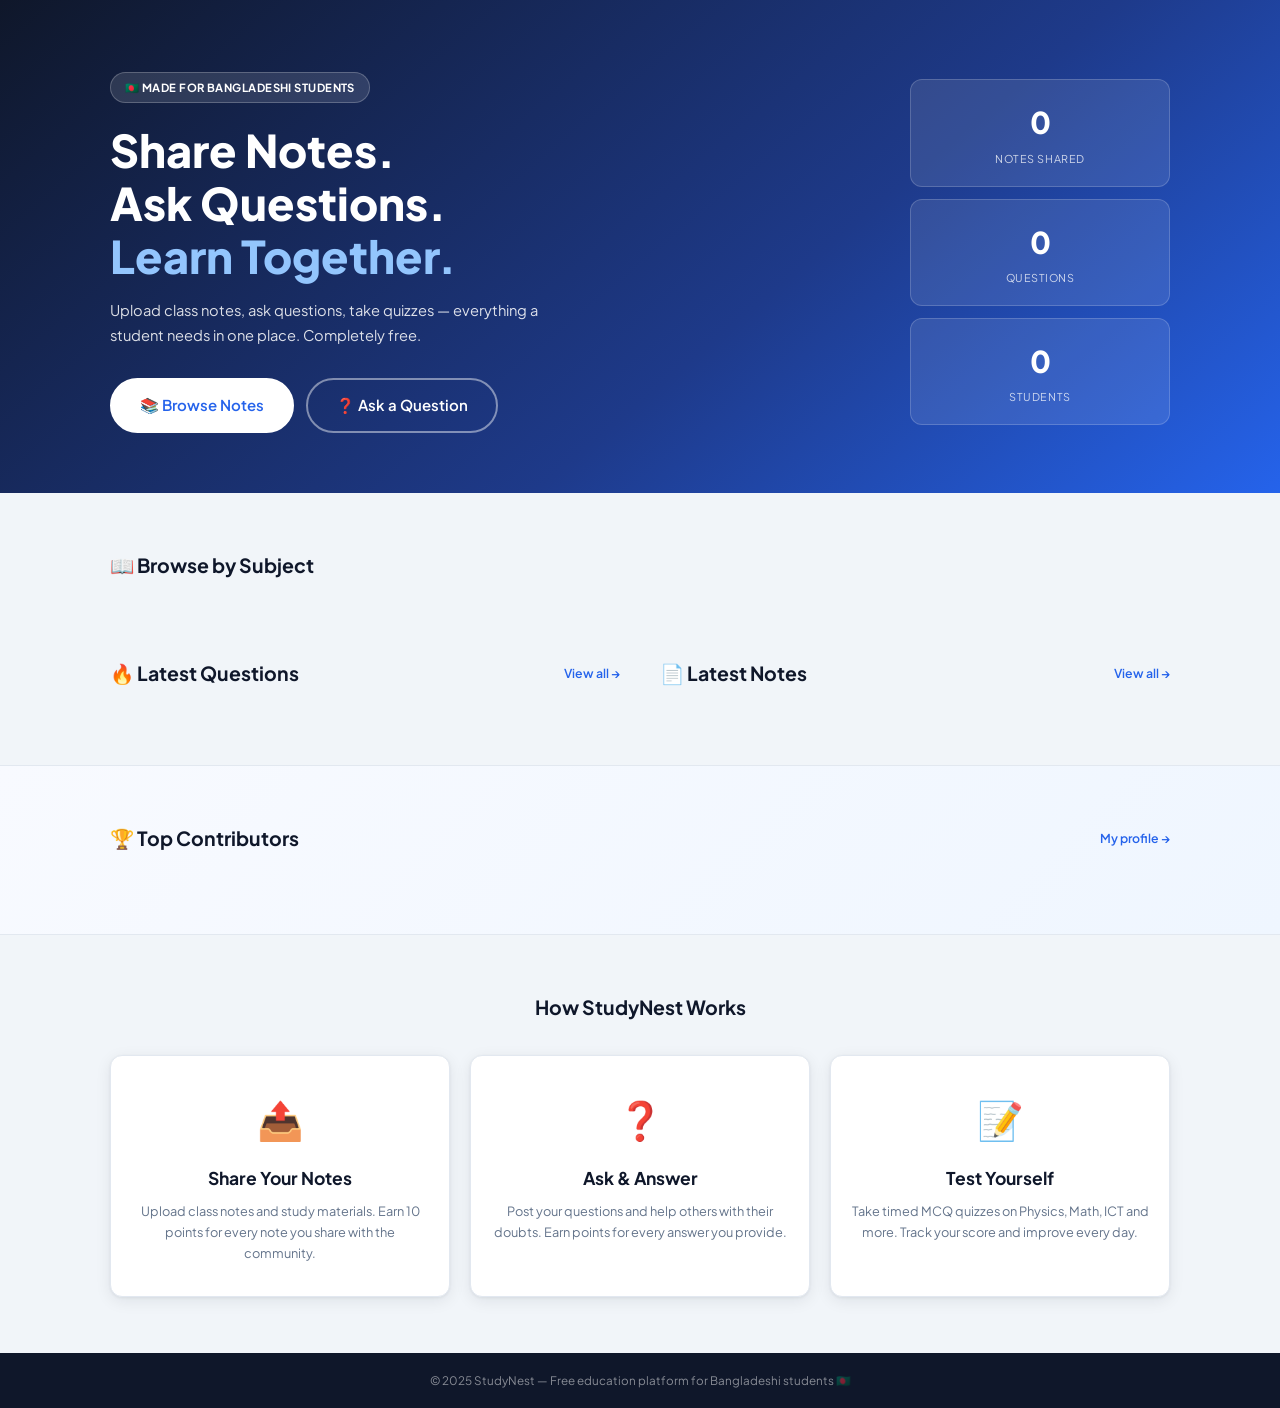
<file: index.html>
<!DOCTYPE html>
<html lang="en">
<head>
  <meta charset="UTF-8"/>
  <meta name="viewport" content="width=device-width, initial-scale=1.0"/>
  <title>StudyNest — Student Collaboration Platform</title>
  <link rel="stylesheet" href="css/style.css"/>
</head>
<body>
<div id="navbar"></div>

<section class="hero">
  <div class="container">
    <div class="hero-inner">
      <div>
        <div class="hero-eyebrow">🇧🇩 Made for Bangladeshi Students</div>
        <h1 class="hero-title">Share Notes.<br>Ask Questions.<br><span class="accent">Learn Together.</span></h1>
        <p class="hero-sub">Upload class notes, ask questions, take quizzes — everything a student needs in one place. Completely free.</p>
        <div class="hero-cta">
          <a href="notes.html" class="btn btn-primary btn-lg">📚 Browse Notes</a>
          <a href="questions.html" class="btn btn-outline btn-lg">❓ Ask a Question</a>
        </div>
      </div>
      <div class="hero-stats">
        <div class="stat-card"><span class="stat-num" id="sn">0</span><span class="stat-label">Notes Shared</span></div>
        <div class="stat-card"><span class="stat-num" id="sq">0</span><span class="stat-label">Questions</span></div>
        <div class="stat-card"><span class="stat-num" id="su">0</span><span class="stat-label">Students</span></div>
      </div>
    </div>
  </div>
</section>

<section class="section">
  <div class="container">
    <div class="section-header"><h2 class="section-title">📖 Browse by Subject</h2></div>
    <div class="subjects-grid" id="subj-grid"></div>
  </div>
</section>

<section class="section" style="padding-top:0">
  <div class="container">
    <div class="two-col">
      <div>
        <div class="section-header">
          <h2 class="section-title">🔥 Latest Questions</h2>
          <a href="questions.html" class="view-all">View all →</a>
        </div>
        <div id="latest-q"></div>
      </div>
      <div>
        <div class="section-header">
          <h2 class="section-title">📄 Latest Notes</h2>
          <a href="notes.html" class="view-all">View all →</a>
        </div>
        <div id="latest-n"></div>
      </div>
    </div>
  </div>
</section>

<section class="section leaderboard-section">
  <div class="container">
    <div class="section-header" style="margin-bottom:24px">
      <h2 class="section-title">🏆 Top Contributors</h2>
      <a href="profile.html" class="view-all">My profile →</a>
    </div>
    <div class="lb-grid" id="lb"></div>
  </div>
</section>

<section class="section">
  <div class="container">
    <h2 class="section-title text-center" style="margin-bottom:32px">How StudyNest Works</h2>
    <div class="three-col">
      <div class="card text-center" style="padding:32px 20px">
        <div style="font-size:2.5rem;margin-bottom:14px">📤</div>
        <h3 style="font-weight:700;margin-bottom:8px">Share Your Notes</h3>
        <p class="text-muted" style="font-size:.85rem">Upload class notes and study materials. Earn 10 points for every note you share with the community.</p>
      </div>
      <div class="card text-center" style="padding:32px 20px">
        <div style="font-size:2.5rem;margin-bottom:14px">❓</div>
        <h3 style="font-weight:700;margin-bottom:8px">Ask &amp; Answer</h3>
        <p class="text-muted" style="font-size:.85rem">Post your questions and help others with their doubts. Earn points for every answer you provide.</p>
      </div>
      <div class="card text-center" style="padding:32px 20px">
        <div style="font-size:2.5rem;margin-bottom:14px">📝</div>
        <h3 style="font-weight:700;margin-bottom:8px">Test Yourself</h3>
        <p class="text-muted" style="font-size:.85rem">Take timed MCQ quizzes on Physics, Math, ICT and more. Track your score and improve every day.</p>
      </div>
    </div>
  </div>
</section>

<footer class="footer">© 2025 StudyNest — Free education platform for Bangladeshi students 🇧🇩</footer>
<div id="toast-container"></div>

<script src="js/main.js"></script>
<script src="js/auth.js"></script>
<script>
initApp('home');
const notes = getNotes(), questions = getQuestions(), users = getUsers();
document.getElementById('sn').textContent = notes.length;
document.getElementById('sq').textContent = questions.length;
document.getElementById('su').textContent = users.length;

// Subjects
const colors = ['#EFF6FF','#F5F3FF','#ECFDF5','#FFF7ED','#FEF2F2','#F0FDF4','#FEFCE8','#F0F9FF','#FDF4FF','#F1F5F9'];
const sg = document.getElementById('subj-grid');
SUBJECTS.forEach((s,i) => {
  const c = notes.filter(n=>n.subject===s).length + questions.filter(q=>q.subject===s).length;
  sg.innerHTML += `<a href="notes.html?subj=${encodeURIComponent(s)}" class="subject-card" style="background:${colors[i]}">
    <span class="subject-icon">${SUBJ_ICONS[s]||'📚'}</span>
    <span class="subject-name">${s}</span>
    <span class="subject-count">${c} items</span>
  </a>`;
});

// Latest questions
const lqEl = document.getElementById('latest-q');
const latestQ = [...questions].sort((a,b)=>b.date-a.date).slice(0,5);
if (!latestQ.length) {
  lqEl.innerHTML = `<div class="empty-state"><div class="empty-icon">❓</div><p>No questions yet. <a href="questions.html">Be first!</a></p></div>`;
} else {
  latestQ.forEach(q => {
    lqEl.innerHTML += `<a href="questions.html?id=${q.id}" class="mini-card">
      <div class="mini-card-title">${escHtml(q.title)}</div>
      <div class="mini-card-meta">
        <span class="badge badge-blue">${escHtml(q.subject)}</span>
        <span class="meta-text">${q.answers.length} ans · ${formatDate(q.date)}</span>
      </div>
    </a>`;
  });
}

// Latest notes
const lnEl = document.getElementById('latest-n');
const latestN = [...notes].sort((a,b)=>b.date-a.date).slice(0,5);
if (!latestN.length) {
  lnEl.innerHTML = `<div class="empty-state"><div class="empty-icon">📄</div><p>No notes yet. <a href="notes.html">Upload one!</a></p></div>`;
} else {
  latestN.forEach(n => {
    lnEl.innerHTML += `<a href="notes.html?id=${n.id}" class="mini-card">
      <div class="mini-card-title">${escHtml(n.title)}</div>
      <div class="mini-card-meta">
        <span class="badge badge-green">${escHtml(n.subject)}</span>
        <span class="meta-text">by ${escHtml(n.uploaderName)} · ${formatDate(n.date)}</span>
      </div>
    </a>`;
  });
}

// Leaderboard
const lbEl = document.getElementById('lb');
const medals = ['🥇','🥈','🥉','4️⃣','5️⃣'];
[...users].sort((a,b)=>(b.points||0)-(a.points||0)).slice(0,5).forEach((u,i) => {
  lbEl.innerHTML += `<div class="lb-row">
    <span class="lb-rank">${medals[i]}</span>
    <div class="avatar avatar-sm" style="background:${avatarColor(u.id)}">${initial(u.name)}</div>
    <div class="lb-info">
      <span class="lb-name">${escHtml(u.name)}</span>
      <span class="lb-inst">${escHtml(u.institution||'Student')}</span>
    </div>
    <span class="lb-pts">${u.points||0} pts</span>
  </div>`;
});
if (!users.length) lbEl.innerHTML = `<p class="text-muted">No contributors yet.</p>`;
</script>
</body>
</html>
</file>
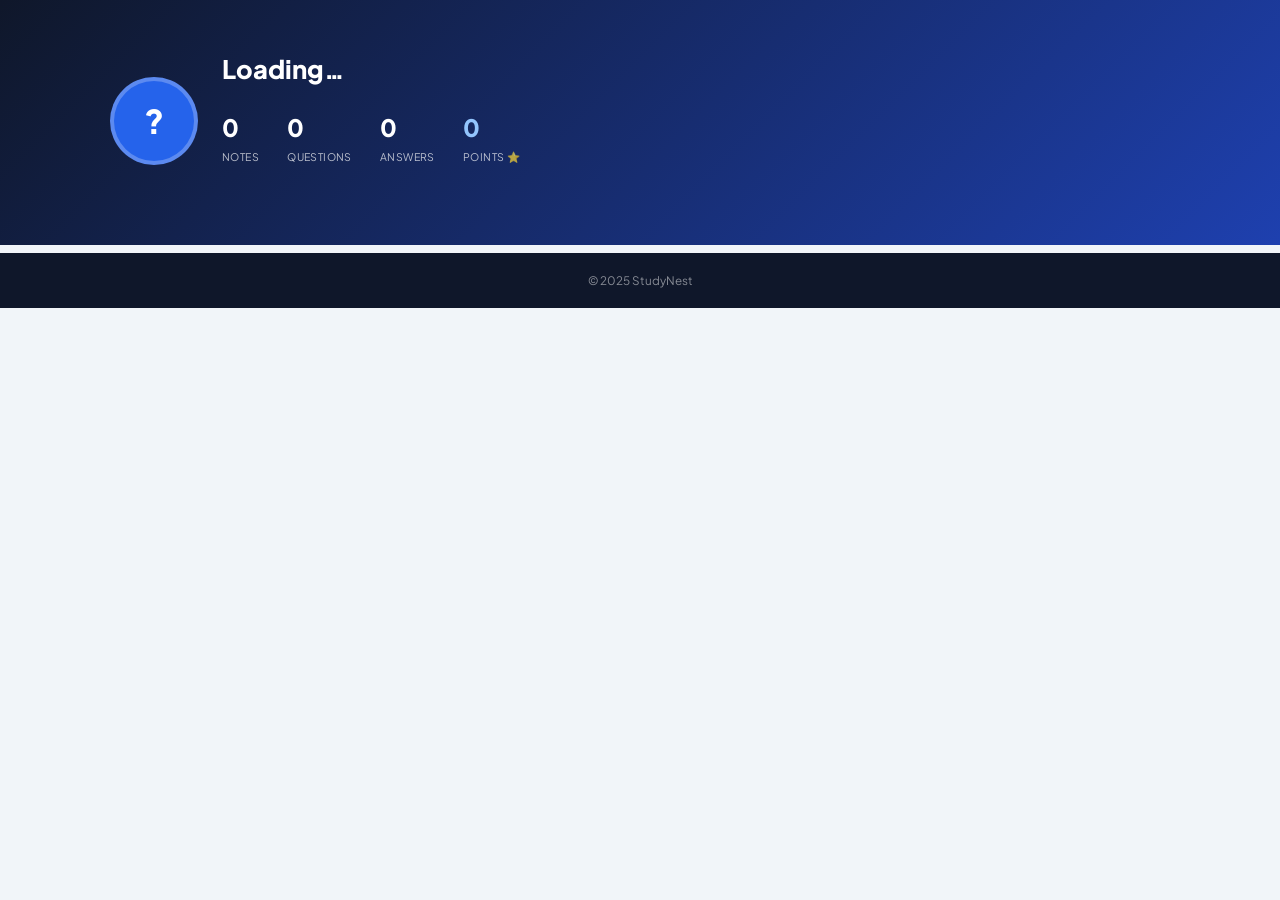
<file: profile.html>
<!DOCTYPE html>
<html lang="en">
<head>
  <meta charset="UTF-8"/>
  <meta name="viewport" content="width=device-width, initial-scale=1.0"/>
  <title>Profile — StudyNest</title>
  <link rel="stylesheet" href="css/style.css"/>
</head>
<body>
<div id="navbar"></div>

<!-- PROFILE HERO -->
<div class="profile-hero-section">
  <div class="container">
    <div class="profile-info">
      <div class="avatar avatar-xl" id="p-avatar" style="background:#2563EB;border:4px solid rgba(255,255,255,.25)">?</div>
      <div>
        <div class="profile-name-big" id="p-name">Loading…</div>
        <div class="profile-inst" id="p-inst"></div>
        <div class="profile-stats-strip">
          <div>
            <div class="p-stat-num" id="ps-notes">0</div>
            <div class="p-stat-label">Notes</div>
          </div>
          <div>
            <div class="p-stat-num" id="ps-questions">0</div>
            <div class="p-stat-label">Questions</div>
          </div>
          <div>
            <div class="p-stat-num" id="ps-answers">0</div>
            <div class="p-stat-label">Answers</div>
          </div>
          <div>
            <div class="p-stat-num" id="ps-points" style="color:#93C5FD">0</div>
            <div class="p-stat-label">Points ⭐</div>
          </div>
        </div>
      </div>
    </div>
  </div>
</div>

<!-- PROFILE BODY -->
<div class="container profile-body-wrap" style="padding-bottom:60px">
  <div id="not-logged-in" style="display:none">
    <div class="profile-main-card text-center" style="padding:48px 20px">
      <div style="font-size:3rem;margin-bottom:16px">🔒</div>
      <h2 style="font-weight:800;margin-bottom:8px">Please Login First</h2>
      <p class="text-muted" style="margin-bottom:24px">You need an account to view your profile.</p>
      <a href="login.html" class="btn btn-primary btn-lg">Login / Create Account</a>
    </div>
  </div>

  <div id="profile-content" style="display:none">
    <div class="profile-main-card">

      <!-- TABS -->
      <div class="profile-tabs">
        <button class="p-tab active" onclick="switchTab('overview')">📊 Overview</button>
        <button class="p-tab" onclick="switchTab('notes')">📚 My Notes</button>
        <button class="p-tab" onclick="switchTab('questions')">❓ My Questions</button>
        <button class="p-tab" onclick="switchTab('quizzes')">📝 Quiz History</button>
        <button class="p-tab" onclick="switchTab('edit')">✏️ Edit Profile</button>
      </div>

      <!-- OVERVIEW TAB -->
      <div id="tab-overview">
        <div class="three-col" style="margin-bottom:24px">
          <div style="background:var(--primary-lt);border:1px solid var(--primary-mid);border-radius:var(--radius);padding:20px;text-align:center">
            <div style="font-size:2rem;font-weight:800;color:var(--primary)" id="ov-notes">0</div>
            <div style="font-size:.78rem;color:var(--text-3);margin-top:4px">Notes Uploaded</div>
          </div>
          <div style="background:var(--green-lt);border:1px solid #A7F3D0;border-radius:var(--radius);padding:20px;text-align:center">
            <div style="font-size:2rem;font-weight:800;color:var(--green)" id="ov-ans">0</div>
            <div style="font-size:.78rem;color:var(--text-3);margin-top:4px">Answers Given</div>
          </div>
          <div style="background:var(--amber-lt);border:1px solid #FDE68A;border-radius:var(--radius);padding:20px;text-align:center">
            <div style="font-size:2rem;font-weight:800;color:var(--amber)" id="ov-pts">0</div>
            <div style="font-size:.78rem;color:var(--text-3);margin-top:4px">Total Points ⭐</div>
          </div>
        </div>

        <!-- Points breakdown -->
        <div class="card" style="margin-bottom:20px">
          <h3 style="font-weight:700;font-size:.95rem;margin-bottom:14px">⭐ How to Earn Points</h3>
          <div style="display:flex;flex-direction:column;gap:10px">
            <div style="display:flex;align-items:center;justify-content:space-between;padding:10px 14px;background:var(--bg);border-radius:var(--radius-sm)">
              <span style="font-size:.85rem">📤 Upload a Note</span>
              <span class="badge badge-green">+10 pts</span>
            </div>
            <div style="display:flex;align-items:center;justify-content:space-between;padding:10px 14px;background:var(--bg);border-radius:var(--radius-sm)">
              <span style="font-size:.85rem">❓ Ask a Question</span>
              <span class="badge badge-blue">+5 pts</span>
            </div>
            <div style="display:flex;align-items:center;justify-content:space-between;padding:10px 14px;background:var(--bg);border-radius:var(--radius-sm)">
              <span style="font-size:.85rem">💬 Answer a Question</span>
              <span class="badge badge-blue">+3 pts</span>
            </div>
            <div style="display:flex;align-items:center;justify-content:space-between;padding:10px 14px;background:var(--bg);border-radius:var(--radius-sm)">
              <span style="font-size:.85rem">📝 Create a Quiz</span>
              <span class="badge badge-green">+10 pts</span>
            </div>
            <div style="display:flex;align-items:center;justify-content:space-between;padding:10px 14px;background:var(--bg);border-radius:var(--radius-sm)">
              <span style="font-size:.85rem">👍 Get upvote on answer</span>
              <span class="badge badge-amber">+1 pt</span>
            </div>
            <div style="display:flex;align-items:center;justify-content:space-between;padding:10px 14px;background:var(--bg);border-radius:var(--radius-sm)">
              <span style="font-size:.85rem">❤️ Note gets liked</span>
              <span class="badge badge-amber">+1 pt</span>
            </div>
          </div>
        </div>

        <!-- Leaderboard rank -->
        <div class="card">
          <h3 style="font-weight:700;font-size:.95rem;margin-bottom:14px">🏆 Leaderboard</h3>
          <div id="ov-leaderboard"></div>
        </div>
      </div>

      <!-- MY NOTES TAB -->
      <div id="tab-notes" style="display:none">
        <div id="my-notes-list"></div>
      </div>

      <!-- MY QUESTIONS TAB -->
      <div id="tab-questions" style="display:none">
        <div id="my-questions-list"></div>
      </div>

      <!-- QUIZ HISTORY TAB -->
      <div id="tab-quizzes" style="display:none">
        <div id="my-quiz-history"></div>
      </div>

      <!-- EDIT PROFILE TAB -->
      <div id="tab-edit" style="display:none">
        <div style="max-width:480px">
          <div class="form-group">
            <label class="form-label">Full Name</label>
            <input class="form-control" id="e-name" placeholder="Your full name"/>
          </div>
          <div class="form-group">
            <label class="form-label">Institution</label>
            <input class="form-control" id="e-inst" placeholder="e.g. Dhaka College, BUET"/>
          </div>
          <div class="form-group">
            <label class="form-label">Class / Year</label>
            <select class="form-control" id="e-class">
              <option value="">Select class</option>
              <option>Class 6</option><option>Class 7</option><option>Class 8</option>
              <option>Class 9</option><option>Class 10</option><option>Class 11</option>
              <option>Class 12</option><option>University 1st Year</option>
              <option>University 2nd Year</option><option>University 3rd Year</option>
              <option>University 4th Year</option>
            </select>
          </div>
          <div class="divider"></div>
          <div class="form-group">
            <label class="form-label">Change Password</label>
            <input class="form-control" type="password" id="e-oldpass" placeholder="Current password" style="margin-bottom:8px"/>
            <input class="form-control" type="password" id="e-newpass" placeholder="New password (min 6 chars)"/>
          </div>
          <div class="form-error" id="e-err"></div>
          <div style="display:flex;gap:10px;margin-top:8px;flex-wrap:wrap">
            <button class="btn btn-primary" onclick="saveProfile()">💾 Save Changes</button>
            <button class="btn btn-red" onclick="confirmDeleteAccount()">🗑 Delete Account</button>
          </div>
        </div>
      </div>

    </div><!-- end profile-main-card -->
  </div><!-- end profile-content -->
</div>

<footer class="footer">© 2025 StudyNest</footer>
<div id="toast-container"></div>

<script src="js/main.js"></script>
<script src="js/auth.js"></script>
<script>
initApp('profile');

let currentU = null;

function loadProfile() {
  currentU = getCurrentUser();

  if (!currentU) {
    document.getElementById('not-logged-in').style.display = 'block';
    document.getElementById('profile-content').style.display = 'none';
    return;
  }

  document.getElementById('not-logged-in').style.display = 'none';
  document.getElementById('profile-content').style.display = 'block';

  // Avatar & hero
  document.getElementById('p-avatar').textContent = initial(currentU.name);
  document.getElementById('p-avatar').style.background = avatarColor(currentU.id);
  document.getElementById('p-name').textContent = currentU.name;
  document.getElementById('p-inst').textContent =
    [currentU.class, currentU.institution].filter(Boolean).join(' · ') || 'Student';

  // Compute stats
  const allNotes     = getNotes().filter(n => n.uploaderId === currentU.id);
  const allQuestions = getQuestions().filter(q => q.askerId === currentU.id);
  const allAnswers   = getQuestions().flatMap(q => q.answers).filter(a => a.userId === currentU.id);
  const pts          = currentU.points || 0;

  document.getElementById('ps-notes').textContent     = allNotes.length;
  document.getElementById('ps-questions').textContent = allQuestions.length;
  document.getElementById('ps-answers').textContent   = allAnswers.length;
  document.getElementById('ps-points').textContent    = pts;
  document.getElementById('ov-notes').textContent     = allNotes.length;
  document.getElementById('ov-ans').textContent       = allAnswers.length;
  document.getElementById('ov-pts').textContent       = pts;

  // Edit form prefill
  document.getElementById('e-name').value  = currentU.name || '';
  document.getElementById('e-inst').value  = currentU.institution || '';
  document.getElementById('e-class').value = currentU.class || '';

  renderLeaderboard();
  renderMyNotes(allNotes);
  renderMyQuestions(allQuestions);
  renderQuizHistory();
}

function renderLeaderboard() {
  const users  = getUsers().sort((a,b) => (b.points||0)-(a.points||0));
  const medals = ['🥇','🥈','🥉','4️⃣','5️⃣','6️⃣','7️⃣','8️⃣','9️⃣','🔟'];
  const myRank = users.findIndex(u => u.id === currentU.id) + 1;
  const el     = document.getElementById('ov-leaderboard');

  let html = myRank > 0
    ? `<div style="margin-bottom:14px;padding:10px 14px;background:var(--primary-lt);border:1px solid var(--primary-mid);border-radius:var(--radius-sm);font-size:.85rem;font-weight:700;color:var(--primary)">
        Your rank: <strong>#${myRank}</strong> out of ${users.length} students
       </div>` : '';

  users.slice(0,10).forEach((u,i) => {
    const isMe = u.id === currentU.id;
    html += `<div class="lb-row" style="${isMe?'border:2px solid var(--primary);background:var(--primary-lt)':''}">
      <span class="lb-rank">${medals[i]||i+1}</span>
      <div class="avatar avatar-sm" style="background:${avatarColor(u.id)}">${initial(u.name)}</div>
      <div class="lb-info">
        <span class="lb-name">${escHtml(u.name)} ${isMe?'<span style="font-size:.65rem;color:var(--primary)">(You)</span>':''}</span>
        <span class="lb-inst">${escHtml(u.institution||'Student')}</span>
      </div>
      <span class="lb-pts">${u.points||0} pts</span>
    </div>`;
  });
  el.innerHTML = html || '<p class="text-muted">No users yet.</p>';
}

function renderMyNotes(notes) {
  const el = document.getElementById('my-notes-list');
  if (!notes.length) {
    el.innerHTML = `<div class="empty-state"><div class="empty-icon">📭</div><h3>No notes yet</h3><p><a href="notes.html">Upload your first note!</a></p></div>`;
    return;
  }
  el.innerHTML = notes.map(n => `
    <div class="note-card" style="margin-bottom:12px">
      <div class="note-card-top">
        <div class="note-type-icon note-type-text" style="font-size:1.1rem">${n.type==='link'?'🔗':'📝'}</div>
        <div style="flex:1;min-width:0">
          <div class="note-card-title">${escHtml(n.title)}</div>
          <span class="badge badge-blue" style="margin-top:4px">${escHtml(n.subject)}</span>
        </div>
      </div>
      <p class="note-card-desc">${escHtml(n.description)}</p>
      <div class="note-card-meta">
        <span>📅 ${formatDate(n.date)}</span>
        <span>👁 ${n.views||0} views</span>
        <span>❤️ ${(n.likes||[]).length} likes</span>
      </div>
      <div style="display:flex;gap:8px;margin-top:10px">
        <a href="notes.html?id=${n.id}" class="btn btn-outline btn-sm">👁 View</a>
        <button class="btn btn-red btn-sm" onclick="deleteNote('${n.id}')">🗑 Delete</button>
      </div>
    </div>`).join('');
}

function renderMyQuestions(questions) {
  const el = document.getElementById('my-questions-list');
  if (!questions.length) {
    el.innerHTML = `<div class="empty-state"><div class="empty-icon">🤔</div><h3>No questions yet</h3><p><a href="questions.html">Ask your first question!</a></p></div>`;
    return;
  }
  el.innerHTML = questions.map(q => `
    <div class="mini-card" style="display:block;padding:16px;margin-bottom:10px;border-radius:var(--radius)">
      <div class="mini-card-title" style="margin-bottom:8px">${escHtml(q.title)}</div>
      <div style="display:flex;align-items:center;gap:8px;flex-wrap:wrap;margin-bottom:10px">
        <span class="badge badge-blue">${escHtml(q.subject)}</span>
        <span class="badge ${q.answers.length?'badge-green':'badge-gray'}">${q.answers.length} answer${q.answers.length!==1?'s':''}</span>
        <span style="font-size:.75rem;color:var(--text-3)">${formatDate(q.date)}</span>
      </div>
      <div style="display:flex;gap:8px">
        <a href="questions.html?id=${q.id}" class="btn btn-outline btn-sm">👁 View</a>
        <button class="btn btn-red btn-sm" onclick="deleteQuestion('${q.id}')">🗑 Delete</button>
      </div>
    </div>`).join('');
}

function renderQuizHistory() {
  const el      = document.getElementById('my-quiz-history');
  const results = getQuizResults().filter(r => r.userId === currentU.id);
  const quizzes = getQuizzes();

  if (!results.length) {
    el.innerHTML = `<div class="empty-state"><div class="empty-icon">📝</div><h3>No quiz attempts yet</h3><p><a href="quiz.html">Take a quiz!</a></p></div>`;
    return;
  }

  // Group by quiz
  const grouped = {};
  results.forEach(r => {
    if (!grouped[r.quizId]) grouped[r.quizId] = [];
    grouped[r.quizId].push(r);
  });

  let html = '';
  Object.entries(grouped).forEach(([qzId, attempts]) => {
    const qz   = quizzes.find(q => q.id === qzId);
    const name = qz ? qz.title : 'Deleted Quiz';
    const best = Math.max(...attempts.map(a => a.score));
    const tot  = attempts[0].total;
    const pct  = Math.round((best/tot)*100);
    const sorted = [...attempts].sort((a,b) => b.date - a.date);

    html += `
    <div class="card" style="margin-bottom:14px">
      <div style="display:flex;align-items:flex-start;justify-content:space-between;gap:10px;margin-bottom:12px;flex-wrap:wrap">
        <div>
          <div style="font-weight:700;font-size:.95rem">${escHtml(name)}</div>
          <div style="font-size:.75rem;color:var(--text-3);margin-top:3px">${attempts.length} attempt${attempts.length!==1?'s':''}</div>
        </div>
        <div style="text-align:right">
          <span class="badge ${pct>=80?'badge-green':pct>=50?'badge-amber':'badge-red'}">Best: ${best}/${tot} (${pct}%)</span>
        </div>
      </div>
      <div style="display:flex;flex-direction:column;gap:6px">
        ${sorted.slice(0,5).map((r,i) => {
          const p = Math.round((r.score/r.total)*100);
          const barW = p + '%';
          return `<div style="display:flex;align-items:center;gap:10px;font-size:.8rem">
            <span style="width:70px;color:var(--text-3)">${formatDate(r.date)}</span>
            <div style="flex:1;height:8px;background:var(--border);border-radius:4px;overflow:hidden">
              <div style="width:${barW};height:100%;background:${p>=80?'var(--green)':p>=50?'var(--amber)':'var(--red)'};border-radius:4px"></div>
            </div>
            <span style="width:60px;text-align:right;font-weight:700">${r.score}/${r.total}</span>
          </div>`;
        }).join('')}
      </div>
      ${qz ? `<div style="margin-top:12px"><a href="quiz.html" class="btn btn-outline btn-sm">🔄 Retry Quiz</a></div>` : ''}
    </div>`;
  });
  el.innerHTML = html;
}

// ---------- TAB SWITCH ----------
function switchTab(name) {
  const tabs = ['overview','notes','questions','quizzes','edit'];
  tabs.forEach(t => {
    document.getElementById('tab-'+t).style.display = t===name ? 'block' : 'none';
    document.querySelectorAll('.p-tab').forEach((btn, i) => {
      btn.classList.toggle('active', tabs[i] === name);
    });
  });
}

// ---------- ACTIONS ----------
function deleteNote(id) {
  if (!confirm('Delete this note? This cannot be undone.')) return;
  saveNotes(getNotes().filter(n => n.id !== id));
  toast('Note deleted.', 'info');
  loadProfile();
}

function deleteQuestion(id) {
  if (!confirm('Delete this question? All answers will be lost.')) return;
  saveQuestions(getQuestions().filter(q => q.id !== id));
  toast('Question deleted.', 'info');
  loadProfile();
}

function saveProfile() {
  const name    = document.getElementById('e-name').value.trim();
  const inst    = document.getElementById('e-inst').value.trim();
  const cls     = document.getElementById('e-class').value;
  const oldpass = document.getElementById('e-oldpass').value;
  const newpass = document.getElementById('e-newpass').value;
  const errEl   = document.getElementById('e-err');
  errEl.classList.remove('show');

  if (!name) { errEl.textContent='Name cannot be empty.'; errEl.classList.add('show'); return; }

  const updates = { name, institution: inst, class: cls };

  // Password change
  if (oldpass || newpass) {
    if (!oldpass) { errEl.textContent='Please enter your current password.'; errEl.classList.add('show'); return; }
    if (oldpass !== currentU.password) { errEl.textContent='Current password is incorrect.'; errEl.classList.add('show'); return; }
    if (newpass.length < 6) { errEl.textContent='New password must be at least 6 characters.'; errEl.classList.add('show'); return; }
    updates.password = newpass;
  }

  updateUser(updates);

  // Also update name in notes and questions
  if (name !== currentU.name) {
    const notes = getNotes().map(n => n.uploaderId === currentU.id ? {...n, uploaderName: name} : n);
    saveNotes(notes);
    const qs = getQuestions().map(q => q.askerId === currentU.id ? {...q, askerName: name} : q);
    saveQuestions(qs);
  }

  toast('Profile updated successfully! ✅', 'success');
  document.getElementById('e-oldpass').value = '';
  document.getElementById('e-newpass').value = '';
  loadProfile();
}

function confirmDeleteAccount() {
  const confirmed = confirm('⚠️ Are you sure you want to delete your account?\n\nThis will permanently delete your profile. Your notes and questions will remain on the platform.');
  if (!confirmed) return;
  const pass = prompt('Enter your password to confirm:');
  if (!pass) return;
  if (pass !== currentU.password) { toast('Incorrect password. Account not deleted.', 'error'); return; }
  const users = getUsers().filter(u => u.id !== currentU.id);
  saveUsers(users);
  localStorage.removeItem('sn_current');
  toast('Account deleted. Redirecting…', 'info');
  setTimeout(() => location.href = 'index.html', 1200);
}

loadProfile();
</script>
</body>
</html>
</file>
<file: css/style.css>
/* =============================================
   StudyNest — Complete Design System
   ============================================= */
@import url('https://fonts.googleapis.com/css2?family=Plus+Jakarta+Sans:ital,wght@0,300;0,400;0,500;0,600;0,700;0,800;1,400&display=swap');

/* ---- Tokens ---- */
:root {
  --primary: #2563EB;
  --primary-dk: #1E40AF;
  --primary-lt: #EFF6FF;
  --primary-mid: #BFDBFE;
  --green: #10B981;
  --green-lt: #D1FAE5;
  --amber: #F59E0B;
  --amber-lt: #FEF3C7;
  --red: #EF4444;
  --red-lt: #FEE2E2;
  --purple: #8B5CF6;
  --purple-lt: #EDE9FE;
  --bg: #F1F5F9;
  --card: #FFFFFF;
  --border: #E2E8F0;
  --border-dk: #CBD5E1;
  --text: #0F172A;
  --text-2: #334155;
  --text-3: #64748B;
  --text-4: #94A3B8;
  --nav-h: 64px;
  --radius: 12px;
  --radius-sm: 8px;
  --radius-lg: 16px;
  --shadow: 0 1px 3px rgba(15,23,42,.06), 0 4px 16px rgba(15,23,42,.08);
  --shadow-lg: 0 8px 32px rgba(15,23,42,.14);
  --transition: 0.18s ease;
}

/* ---- Reset ---- */
*, *::before, *::after { box-sizing: border-box; margin: 0; padding: 0; }
html { scroll-behavior: smooth; font-size: 15px; }
body { font-family: 'Plus Jakarta Sans', system-ui, sans-serif; background: var(--bg); color: var(--text); line-height: 1.65; min-height: 100vh; }
a { color: inherit; text-decoration: none; }
img { max-width: 100%; }
button { cursor: pointer; font-family: inherit; }
input, textarea, select { font-family: inherit; }
ul { list-style: none; }

/* ---- Layout ---- */
.container { max-width: 1100px; margin: 0 auto; padding: 0 20px; }
.section { padding: 56px 0; }
.two-col { display: grid; grid-template-columns: 1fr 1fr; gap: 40px; }
.three-col { display: grid; grid-template-columns: 1fr 1fr 1fr; gap: 20px; }
.section-header { display: flex; align-items: center; justify-content: space-between; margin-bottom: 20px; }
.section-title { font-size: 1.3rem; font-weight: 700; }
.view-all { font-size: .82rem; color: var(--primary); font-weight: 600; }
.view-all:hover { text-decoration: underline; }

/* ---- Navbar ---- */
.navbar { height: var(--nav-h); background: var(--card); border-bottom: 1px solid var(--border); position: sticky; top: 0; z-index: 100; box-shadow: 0 1px 8px rgba(15,23,42,.06); }
.nav-inner { height: 100%; display: flex; align-items: center; gap: 8px; max-width: 1100px; margin: 0 auto; padding: 0 20px; }
.nav-logo { font-size: 1.2rem; font-weight: 800; color: var(--primary); margin-right: 20px; display: flex; align-items: center; gap: 6px; white-space: nowrap; }
.nav-links { display: flex; align-items: center; gap: 2px; flex: 1; }
.nav-link { padding: 6px 11px; border-radius: var(--radius-sm); font-size: .83rem; font-weight: 500; color: var(--text-3); transition: all var(--transition); white-space: nowrap; }
.nav-link:hover { color: var(--primary); background: var(--primary-lt); }
.nav-link.active { color: var(--primary); background: var(--primary-lt); font-weight: 700; }
.nav-right { display: flex; align-items: center; gap: 10px; margin-left: auto; }
.nav-search { display: flex; align-items: center; gap: 6px; background: var(--bg); border: 1.5px solid var(--border); border-radius: 100px; padding: 6px 14px; transition: all var(--transition); }
.nav-search:focus-within { border-color: var(--primary); background: #fff; }
.nav-search input { background: none; border: none; outline: none; width: 130px; font-size: .82rem; color: var(--text); }
.nav-search-icon { color: var(--text-3); font-size: .9rem; }
.nav-avatar { width: 36px; height: 36px; border-radius: 50%; display: flex; align-items: center; justify-content: center; font-weight: 800; font-size: .85rem; color: #fff; cursor: pointer; transition: opacity var(--transition); flex-shrink: 0; border: 2px solid rgba(255,255,255,.4); }
.nav-avatar:hover { opacity: .85; }
.hamburger { display: none; background: none; border: none; font-size: 1.4rem; padding: 4px; color: var(--text); }
@media (max-width: 820px) {
  .nav-links { display: none; position: fixed; top: var(--nav-h); left: 0; right: 0; bottom: 0; background: var(--card); flex-direction: column; align-items: stretch; gap: 4px; padding: 16px; z-index: 99; overflow-y: auto; border-top: 1px solid var(--border); }
  .nav-links.open { display: flex; }
  .nav-link { padding: 13px 16px; font-size: .95rem; border-radius: var(--radius-sm); }
  .hamburger { display: block; }
  .nav-search { display: none; }
}

/* ---- Buttons ---- */
.btn { display: inline-flex; align-items: center; justify-content: center; gap: 6px; padding: 10px 20px; border-radius: 100px; font-size: .88rem; font-weight: 600; border: 2px solid transparent; cursor: pointer; transition: all var(--transition); text-decoration: none; white-space: nowrap; }
.btn-primary { background: var(--primary); color: #fff; border-color: var(--primary); }
.btn-primary:hover { background: var(--primary-dk); border-color: var(--primary-dk); }
.btn-outline { background: transparent; color: var(--primary); border-color: var(--primary); }
.btn-outline:hover { background: var(--primary-lt); }
.btn-ghost { background: transparent; color: var(--text-3); border-color: var(--border); }
.btn-ghost:hover { background: var(--bg); color: var(--text); }
.btn-green { background: var(--green); color: #fff; border-color: var(--green); }
.btn-green:hover { background: #059669; border-color: #059669; }
.btn-red { background: var(--red); color: #fff; border-color: var(--red); }
.btn-red:hover { background: #DC2626; }
.btn-sm { padding: 6px 14px; font-size: .78rem; }
.btn-lg { padding: 13px 28px; font-size: 1rem; }
.btn:disabled { opacity: .5; cursor: not-allowed; pointer-events: none; }
.btn-full { width: 100%; }
.icon-btn { width: 36px; height: 36px; padding: 0; border-radius: var(--radius-sm); }

/* ---- Cards ---- */
.card { background: var(--card); border: 1px solid var(--border); border-radius: var(--radius); padding: 20px; box-shadow: var(--shadow); }
.card-hover { transition: box-shadow var(--transition), transform var(--transition); }
.card-hover:hover { box-shadow: var(--shadow-lg); transform: translateY(-2px); }

/* ---- Badges ---- */
.badge { display: inline-flex; align-items: center; padding: 3px 10px; border-radius: 100px; font-size: .72rem; font-weight: 700; white-space: nowrap; letter-spacing: .02em; }
.badge-blue { background: var(--primary-lt); color: var(--primary); }
.badge-green { background: var(--green-lt); color: #065F46; }
.badge-amber { background: var(--amber-lt); color: #92400E; }
.badge-red { background: var(--red-lt); color: #991B1B; }
.badge-purple { background: var(--purple-lt); color: #5B21B6; }
.badge-gray { background: var(--bg); color: var(--text-3); border: 1px solid var(--border); }

/* ---- Forms ---- */
.form-group { margin-bottom: 16px; }
.form-label { display: block; font-size: .82rem; font-weight: 700; margin-bottom: 6px; color: var(--text-2); }
.form-control { width: 100%; padding: 10px 14px; background: var(--bg); border: 1.5px solid var(--border); border-radius: var(--radius-sm); font-size: .88rem; color: var(--text); transition: border-color var(--transition), background var(--transition); outline: none; }
.form-control:focus { border-color: var(--primary); background: #fff; }
textarea.form-control { resize: vertical; min-height: 100px; }
select.form-control { cursor: pointer; }
.form-hint { font-size: .75rem; color: var(--text-4); margin-top: 5px; }
.form-error { font-size: .78rem; color: var(--red); margin-top: 4px; display: none; }
.form-error.show { display: block; }
.form-row { display: grid; grid-template-columns: 1fr 1fr; gap: 12px; }
@media (max-width: 480px) { .form-row { grid-template-columns: 1fr; } }

/* ---- Filter Pills ---- */
.filter-bar { display: flex; gap: 8px; flex-wrap: wrap; margin-bottom: 24px; align-items: center; }
.filter-pill { padding: 6px 16px; border-radius: 100px; border: 1.5px solid var(--border); background: var(--card); font-size: .78rem; font-weight: 700; color: var(--text-3); cursor: pointer; transition: all var(--transition); }
.filter-pill:hover { border-color: var(--primary); color: var(--primary); }
.filter-pill.active { background: var(--primary); border-color: var(--primary); color: #fff; }

/* ---- Avatar ---- */
.avatar { width: 38px; height: 38px; border-radius: 50%; display: flex; align-items: center; justify-content: center; font-weight: 800; font-size: .9rem; color: #fff; flex-shrink: 0; }
.avatar-sm { width: 28px; height: 28px; font-size: .72rem; }
.avatar-lg { width: 72px; height: 72px; font-size: 1.8rem; }
.avatar-xl { width: 88px; height: 88px; font-size: 2.2rem; }

/* ---- Modal ---- */
.modal-overlay { position: fixed; inset: 0; background: rgba(15,23,42,.55); backdrop-filter: blur(4px); z-index: 200; display: flex; align-items: center; justify-content: center; padding: 20px; opacity: 0; pointer-events: none; transition: opacity var(--transition); }
.modal-overlay.open { opacity: 1; pointer-events: all; }
.modal { background: var(--card); border-radius: var(--radius-lg); padding: 28px; max-width: 560px; width: 100%; max-height: 90vh; overflow-y: auto; box-shadow: var(--shadow-lg); transform: translateY(20px); transition: transform 0.25s ease; }
.modal-overlay.open .modal { transform: translateY(0); }
.modal-lg { max-width: 740px; }
.modal-header { display: flex; align-items: center; justify-content: space-between; margin-bottom: 22px; }
.modal-title { font-size: 1.1rem; font-weight: 800; }
.modal-close { background: none; border: none; font-size: 1.5rem; color: var(--text-3); cursor: pointer; padding: 2px 6px; border-radius: var(--radius-sm); transition: all var(--transition); line-height: 1; }
.modal-close:hover { background: var(--bg); color: var(--text); }

/* ---- Toast ---- */
#toast-container { position: fixed; bottom: 24px; right: 24px; z-index: 999; display: flex; flex-direction: column; gap: 10px; pointer-events: none; }
.toast { background: var(--text); color: #fff; padding: 12px 18px; border-radius: var(--radius); font-size: .85rem; font-weight: 600; box-shadow: var(--shadow-lg); display: flex; align-items: center; gap: 10px; animation: toastIn .3s ease; max-width: 300px; pointer-events: all; }
.toast.success { background: #065F46; }
.toast.error { background: #991B1B; }
.toast.warning { background: #92400E; }
.toast.info { background: var(--primary-dk); }
@keyframes toastIn { from { transform: translateX(110%); opacity:0; } to { transform: translateX(0); opacity:1; } }
@keyframes toastOut { from { transform: translateX(0); opacity:1; } to { transform: translateX(110%); opacity:0; } }
.toast.hide { animation: toastOut .3s ease forwards; }

/* ---- Hero ---- */
.hero { background: linear-gradient(140deg, #0F172A 0%, #1E3A8A 60%, #2563EB 100%); color: #fff; padding: 72px 0 60px; }
.hero-inner { display: grid; grid-template-columns: 1fr 260px; gap: 48px; align-items: center; }
.hero-eyebrow { display: inline-flex; align-items: center; gap: 8px; background: rgba(255,255,255,.12); border: 1px solid rgba(255,255,255,.22); border-radius: 100px; padding: 5px 14px; font-size: .75rem; font-weight: 700; letter-spacing: .04em; text-transform: uppercase; margin-bottom: 20px; }
.hero-title { font-size: clamp(1.9rem, 4.5vw, 3rem); font-weight: 800; line-height: 1.18; margin-bottom: 16px; }
.hero-title .accent { color: #93C5FD; }
.hero-sub { font-size: .98rem; opacity: .85; margin-bottom: 30px; max-width: 460px; line-height: 1.7; }
.hero-cta { display: flex; gap: 12px; flex-wrap: wrap; }
.hero-cta .btn-primary { background: #fff; color: var(--primary); border-color: #fff; }
.hero-cta .btn-primary:hover { background: #EFF6FF; }
.hero-cta .btn-outline { border-color: rgba(255,255,255,.45); color: #fff; }
.hero-cta .btn-outline:hover { background: rgba(255,255,255,.1); }
.hero-stats { display: flex; flex-direction: column; gap: 12px; }
.stat-card { background: rgba(255,255,255,.1); border: 1px solid rgba(255,255,255,.18); border-radius: var(--radius); padding: 18px 24px; text-align: center; }
.stat-num { display: block; font-size: 2rem; font-weight: 800; }
.stat-label { display: block; font-size: .72rem; opacity: .75; margin-top: 2px; text-transform: uppercase; letter-spacing: .05em; }
@media (max-width: 760px) {
  .hero-inner { grid-template-columns: 1fr; }
  .hero-stats { flex-direction: row; }
  .stat-card { flex: 1; padding: 12px 8px; }
  .stat-num { font-size: 1.5rem; }
}

/* ---- Subject Grid ---- */
.subjects-grid { display: grid; grid-template-columns: repeat(5, 1fr); gap: 12px; }
.subject-card { display: flex; flex-direction: column; align-items: center; gap: 8px; padding: 18px 8px; border-radius: var(--radius); border: 1.5px solid var(--border); background: var(--card); text-align: center; transition: all var(--transition); cursor: pointer; }
.subject-card:hover { border-color: var(--primary); transform: translateY(-3px); box-shadow: var(--shadow-lg); background: var(--primary-lt); }
.subject-icon { font-size: 1.7rem; }
.subject-name { font-size: .78rem; font-weight: 700; color: var(--text); }
.subject-count { font-size: .68rem; color: var(--text-4); }
@media (max-width: 760px) { .subjects-grid { grid-template-columns: repeat(3, 1fr); } }
@media (max-width: 440px) { .subjects-grid { grid-template-columns: repeat(2, 1fr); } }

/* ---- Mini Cards ---- */
.mini-card { display: block; padding: 13px 15px; border-radius: var(--radius-sm); border: 1px solid var(--border); background: var(--card); margin-bottom: 8px; transition: all var(--transition); }
.mini-card:hover { border-color: var(--primary); background: var(--primary-lt); }
.mini-card-title { font-size: .88rem; font-weight: 700; margin-bottom: 7px; }
.mini-card-meta { display: flex; align-items: center; gap: 8px; flex-wrap: wrap; }
.meta-text { font-size: .72rem; color: var(--text-3); }

/* ---- Leaderboard ---- */
.leaderboard-section { background: linear-gradient(135deg, #F8FAFF, #EFF6FF); border-top: 1px solid var(--border); border-bottom: 1px solid var(--border); }
.lb-grid { display: grid; grid-template-columns: repeat(auto-fill, minmax(220px,1fr)); gap: 12px; }
.lb-row { display: flex; align-items: center; gap: 10px; padding: 14px; background: var(--card); border-radius: var(--radius); border: 1px solid var(--border); }
.lb-rank { font-size: 1.4rem; width: 32px; text-align: center; flex-shrink: 0; }
.lb-info { flex: 1; min-width: 0; }
.lb-name { display: block; font-weight: 700; font-size: .85rem; white-space: nowrap; overflow: hidden; text-overflow: ellipsis; }
.lb-inst { display: block; font-size: .7rem; color: var(--text-4); white-space: nowrap; overflow: hidden; text-overflow: ellipsis; }
.lb-pts { font-weight: 800; font-size: .9rem; color: var(--primary); white-space: nowrap; }

/* ---- Page Header ---- */
.page-header { background: var(--card); border-bottom: 1px solid var(--border); padding: 28px 0; margin-bottom: 32px; }
.page-header-inner { display: flex; align-items: flex-start; justify-content: space-between; gap: 16px; flex-wrap: wrap; }
.page-title { font-size: 1.55rem; font-weight: 800; }
.page-sub { color: var(--text-3); font-size: .85rem; margin-top: 4px; }

/* ---- Notes ---- */
.notes-grid { display: grid; grid-template-columns: repeat(auto-fill, minmax(300px,1fr)); gap: 16px; }
.note-card { background: var(--card); border: 1px solid var(--border); border-radius: var(--radius); padding: 20px; transition: all var(--transition); display: flex; flex-direction: column; }
.note-card:hover { box-shadow: var(--shadow-lg); transform: translateY(-2px); }
.note-card-top { display: flex; align-items: flex-start; gap: 12px; margin-bottom: 12px; }
.note-type-icon { width: 40px; height: 40px; border-radius: var(--radius-sm); display: flex; align-items: center; justify-content: center; font-size: 1.1rem; flex-shrink: 0; }
.note-type-text { background: var(--primary-lt); }
.note-type-link { background: var(--amber-lt); }
.note-card-title { font-size: .95rem; font-weight: 700; flex: 1; }
.note-card-desc { font-size: .82rem; color: var(--text-3); margin-bottom: 14px; display: -webkit-box; -webkit-line-clamp: 2; -webkit-box-orient: vertical; overflow: hidden; flex: 1; }
.note-card-meta { font-size: .74rem; color: var(--text-3); margin-bottom: 14px; display: flex; align-items: center; gap: 8px; flex-wrap: wrap; }
.note-card-footer { display: flex; align-items: center; justify-content: space-between; gap: 8px; }
.note-content-box { background: var(--bg); border: 1px solid var(--border); border-radius: var(--radius-sm); padding: 16px; white-space: pre-wrap; font-size: .85rem; line-height: 1.7; max-height: 400px; overflow-y: auto; }

/* ---- Questions ---- */
.question-item { background: var(--card); border: 1px solid var(--border); border-radius: var(--radius); margin-bottom: 12px; transition: border-color var(--transition); overflow: hidden; }
.question-item:hover { border-color: var(--primary-mid); }
.question-item.expanded { border-color: var(--primary); border-width: 2px; }
.question-top { display: flex; align-items: flex-start; gap: 14px; padding: 18px 20px; cursor: pointer; }
.question-counts { display: flex; flex-direction: column; align-items: center; gap: 8px; flex-shrink: 0; }
.q-count-box { display: flex; flex-direction: column; align-items: center; padding: 6px 10px; background: var(--bg); border-radius: var(--radius-sm); min-width: 44px; }
.q-count-num { font-size: .95rem; font-weight: 800; }
.q-count-label { font-size: .6rem; color: var(--text-4); text-transform: uppercase; letter-spacing: .05em; margin-top: 1px; }
.question-body { flex: 1; min-width: 0; }
.question-title { font-size: 1rem; font-weight: 700; margin-bottom: 6px; }
.question-preview { font-size: .83rem; color: var(--text-3); display: -webkit-box; -webkit-line-clamp: 2; -webkit-box-orient: vertical; overflow: hidden; margin-bottom: 10px; }
.question-meta { display: flex; align-items: center; gap: 10px; flex-wrap: wrap; font-size: .73rem; color: var(--text-3); }
.question-tags { display: flex; gap: 5px; flex-wrap: wrap; margin-bottom: 8px; }
.tag { display: inline-flex; align-items: center; padding: 2px 9px; border-radius: 100px; background: var(--bg); border: 1px solid var(--border); font-size: .7rem; font-weight: 600; color: var(--text-3); }
.question-expand { padding: 0 20px 20px; border-top: 1px solid var(--border); }
.question-full-desc { font-size: .88rem; color: var(--text-2); white-space: pre-wrap; line-height: 1.75; padding: 16px 0 20px; }
.answers-section { }
.answers-header { font-size: .9rem; font-weight: 700; margin-bottom: 14px; padding-top: 4px; }
.answer-item { display: flex; gap: 12px; padding: 14px; border-radius: var(--radius-sm); margin-bottom: 10px; border: 1px solid var(--border); background: var(--bg); }
.answer-item.best-answer { border-color: var(--green); background: #F0FDF4; }
.ans-vote { display: flex; flex-direction: column; align-items: center; gap: 4px; flex-shrink: 0; }
.ans-upvote { width: 32px; height: 32px; border-radius: var(--radius-sm); border: 1.5px solid var(--border); background: var(--card); font-size: .9rem; cursor: pointer; transition: all var(--transition); }
.ans-upvote:hover { border-color: var(--primary); background: var(--primary-lt); }
.ans-upvote.voted { background: var(--primary-lt); border-color: var(--primary); color: var(--primary); }
.ans-vote-count { font-size: .78rem; font-weight: 800; }
.ans-body { flex: 1; min-width: 0; }
.ans-text { font-size: .85rem; white-space: pre-wrap; line-height: 1.7; margin-bottom: 8px; }
.ans-meta { font-size: .72rem; color: var(--text-3); display: flex; align-items: center; gap: 8px; flex-wrap: wrap; }
.best-mark { display: inline-flex; align-items: center; gap: 3px; background: var(--green); color: #fff; padding: 2px 8px; border-radius: 100px; font-size: .68rem; font-weight: 700; }
.best-btn { background: none; border: 1px solid var(--border); border-radius: 100px; padding: 2px 10px; font-size: .7rem; cursor: pointer; transition: all var(--transition); }
.best-btn:hover { border-color: var(--green); color: var(--green); background: var(--green-lt); }
.add-answer-form { margin-top: 16px; padding-top: 16px; border-top: 1px solid var(--border); }
.add-answer-label { font-size: .85rem; font-weight: 700; margin-bottom: 10px; }

/* ---- Quiz ---- */
.quiz-grid { display: grid; grid-template-columns: repeat(auto-fill, minmax(280px,1fr)); gap: 16px; }
.quiz-card { background: var(--card); border: 1px solid var(--border); border-radius: var(--radius); padding: 22px; transition: all var(--transition); display: flex; flex-direction: column; }
.quiz-card:hover { box-shadow: var(--shadow-lg); transform: translateY(-2px); }
.quiz-emoji { font-size: 2rem; margin-bottom: 10px; }
.quiz-title { font-size: .98rem; font-weight: 700; margin-bottom: 6px; }
.quiz-meta { font-size: .78rem; color: var(--text-3); margin-bottom: 16px; flex: 1; }
.quiz-player-wrap { max-width: 660px; margin: 0 auto; }
.quiz-top-bar { display: flex; align-items: center; justify-content: space-between; margin-bottom: 24px; }
.quiz-progress { flex: 1; height: 8px; background: var(--border); border-radius: 4px; overflow: hidden; margin: 0 16px; }
.quiz-progress-fill { height: 100%; background: linear-gradient(90deg, var(--primary), #60A5FA); border-radius: 4px; transition: width .4s ease; }
.quiz-q-label { font-size: .75rem; font-weight: 700; color: var(--text-3); text-transform: uppercase; letter-spacing: .06em; margin-bottom: 10px; }
.quiz-q-text { font-size: 1.1rem; font-weight: 700; margin-bottom: 20px; line-height: 1.4; }
.quiz-options { display: flex; flex-direction: column; gap: 10px; }
.quiz-opt { padding: 14px 18px; border: 2px solid var(--border); border-radius: var(--radius); cursor: pointer; font-size: .88rem; font-weight: 500; transition: all var(--transition); text-align: left; background: var(--card); width: 100%; }
.quiz-opt:hover:not(:disabled) { border-color: var(--primary); background: var(--primary-lt); }
.quiz-opt.selected { border-color: var(--primary); background: var(--primary-lt); color: var(--primary); }
.quiz-opt.correct { border-color: var(--green); background: var(--green-lt); color: #065F46; }
.quiz-opt.wrong { border-color: var(--red); background: var(--red-lt); color: #991B1B; }
.quiz-opt:disabled { cursor: not-allowed; }
.quiz-nav-row { display: flex; align-items: center; justify-content: space-between; margin-top: 22px; }
.quiz-timer { display: flex; align-items: center; gap: 6px; font-size: .82rem; font-weight: 700; padding: 6px 14px; background: var(--bg); border-radius: 100px; border: 1px solid var(--border); }
.quiz-timer.danger { color: var(--red); background: var(--red-lt); border-color: var(--red-lt); }
.result-box { text-align: center; padding: 40px 20px; }
.result-score { font-size: 4.5rem; font-weight: 800; color: var(--primary); line-height: 1; }
.result-denom { font-size: 1.5rem; color: var(--text-3); font-weight: 600; }
.result-label { font-size: .9rem; color: var(--text-3); margin-top: 6px; }
.result-msg { font-size: 1.15rem; font-weight: 700; margin: 18px 0 6px; }
.result-review { margin-top: 28px; text-align: left; }
.review-item { padding: 12px; border-radius: var(--radius-sm); margin-bottom: 8px; border-left: 3px solid var(--border); background: var(--bg); }
.review-item.right { border-left-color: var(--green); }
.review-item.wrong { border-left-color: var(--red); background: var(--red-lt); }
.review-q { font-size: .85rem; font-weight: 700; margin-bottom: 4px; }
.review-a { font-size: .78rem; color: var(--text-3); }

/* ---- Notice ---- */
.notice-card { background: var(--card); border: 1px solid var(--border); border-radius: var(--radius); padding: 20px; margin-bottom: 14px; display: flex; gap: 16px; align-items: flex-start; }
.notice-icon { width: 46px; height: 46px; border-radius: var(--radius-sm); display: flex; align-items: center; justify-content: center; font-size: 1.3rem; flex-shrink: 0; }
.notice-icon.info { background: var(--primary-lt); }
.notice-icon.warning { background: var(--amber-lt); }
.notice-icon.important { background: var(--red-lt); }
.notice-title { font-size: .98rem; font-weight: 700; margin-bottom: 5px; }
.notice-content { font-size: .83rem; color: var(--text-2); line-height: 1.65; }
.notice-meta { font-size: .7rem; color: var(--text-4); margin-top: 8px; }

/* ---- Profile ---- */
.profile-hero-section { background: linear-gradient(135deg, #0F172A, #1E40AF); color: #fff; padding: 48px 0 80px; }
.profile-info { display: flex; align-items: flex-end; gap: 24px; flex-wrap: wrap; }
.profile-name-big { font-size: 1.7rem; font-weight: 800; }
.profile-inst { opacity: .75; font-size: .88rem; margin-top: 4px; }
.profile-stats-strip { display: flex; gap: 28px; margin-top: 18px; flex-wrap: wrap; }
.p-stat-num { font-size: 1.6rem; font-weight: 800; }
.p-stat-label { font-size: .7rem; opacity: .7; text-transform: uppercase; letter-spacing: .04em; }
.profile-body-wrap { margin-top: -52px; }
.profile-main-card { background: var(--card); border: 1px solid var(--border); border-radius: var(--radius-lg); padding: 28px; box-shadow: var(--shadow-lg); }
.profile-tabs { display: flex; border-bottom: 2px solid var(--border); margin-bottom: 24px; gap: 2px; }
.p-tab { padding: 10px 20px; background: none; border: none; font-size: .88rem; font-weight: 700; color: var(--text-3); cursor: pointer; border-bottom: 2px solid transparent; margin-bottom: -2px; transition: all var(--transition); border-radius: var(--radius-sm) var(--radius-sm) 0 0; }
.p-tab:hover { color: var(--primary); }
.p-tab.active { color: var(--primary); border-bottom-color: var(--primary); background: var(--primary-lt); }
.edit-field { display: flex; align-items: center; gap: 8px; }
.edit-field .form-control { flex: 1; }

/* ---- Auth ---- */
.auth-page { min-height: 100vh; display: flex; align-items: center; justify-content: center; background: linear-gradient(140deg, #0F172A 0%, #1E3A8A 100%); padding: 24px; }
.auth-card { background: var(--card); border-radius: var(--radius-lg); padding: 36px; max-width: 440px; width: 100%; box-shadow: var(--shadow-lg); }
.auth-logo { text-align: center; margin-bottom: 28px; }
.auth-logo-icon { font-size: 2.5rem; margin-bottom: 6px; }
.auth-logo-text { font-size: 1.5rem; font-weight: 800; color: var(--primary); }
.auth-logo-sub { font-size: .8rem; color: var(--text-3); margin-top: 4px; }
.auth-tabs { display: flex; background: var(--bg); border-radius: var(--radius-sm); padding: 4px; margin-bottom: 24px; gap: 4px; }
.auth-tab { flex: 1; padding: 9px; text-align: center; border-radius: var(--radius-sm); font-size: .85rem; font-weight: 700; cursor: pointer; transition: all var(--transition); border: none; background: none; color: var(--text-3); }
.auth-tab.active { background: var(--card); color: var(--primary); box-shadow: var(--shadow); }
.demo-box { background: var(--primary-lt); border: 1px solid var(--primary-mid); border-radius: var(--radius-sm); padding: 12px 16px; margin-top: 16px; font-size: .78rem; color: var(--primary-dk); }
.demo-box strong { font-weight: 700; }

/* ---- Misc ---- */
.empty-state { text-align: center; padding: 48px 20px; color: var(--text-4); }
.empty-state .empty-icon { font-size: 3rem; margin-bottom: 14px; }
.empty-state h3 { font-size: 1rem; font-weight: 700; color: var(--text-3); margin-bottom: 6px; }
.empty-state p { font-size: .85rem; }
.empty-state a { color: var(--primary); font-weight: 700; }
.divider { height: 1px; background: var(--border); margin: 20px 0; }
.spinner { width: 18px; height: 18px; border: 2.5px solid rgba(255,255,255,.3); border-top-color: #fff; border-radius: 50%; animation: spin .65s linear infinite; }
.spinner-dark { border-color: rgba(37,99,235,.2); border-top-color: var(--primary); }
@keyframes spin { to { transform: rotate(360deg); } }
.scroll-top { position: fixed; bottom: 24px; left: 24px; width: 42px; height: 42px; border-radius: 50%; background: var(--primary); color: #fff; border: none; font-size: 1.1rem; cursor: pointer; box-shadow: var(--shadow-lg); opacity: 0; pointer-events: none; transition: opacity var(--transition); z-index: 50; }
.scroll-top.show { opacity: 1; pointer-events: all; }
.footer { background: var(--text); color: rgba(255,255,255,.5); text-align: center; padding: 18px; font-size: .78rem; }
.text-center { text-align: center; }
.text-muted { color: var(--text-3); }
.mt-2 { margin-top: 8px; }
.mt-3 { margin-top: 12px; }
.mt-4 { margin-top: 16px; }
.mb-4 { margin-bottom: 16px; }
.gap-2 { gap: 8px; }
.flex { display: flex; }
.items-center { align-items: center; }

@media (max-width: 640px) {
  .page-header-inner { flex-direction: column; }
  .notes-grid { grid-template-columns: 1fr; }
  .quiz-grid { grid-template-columns: 1fr; }
  .three-col { grid-template-columns: 1fr; }
  .two-col { grid-template-columns: 1fr; }
  .section { padding: 36px 0; }
  .modal { padding: 20px; border-radius: var(--radius); }
  .auth-card { padding: 24px; }
}
</file>
